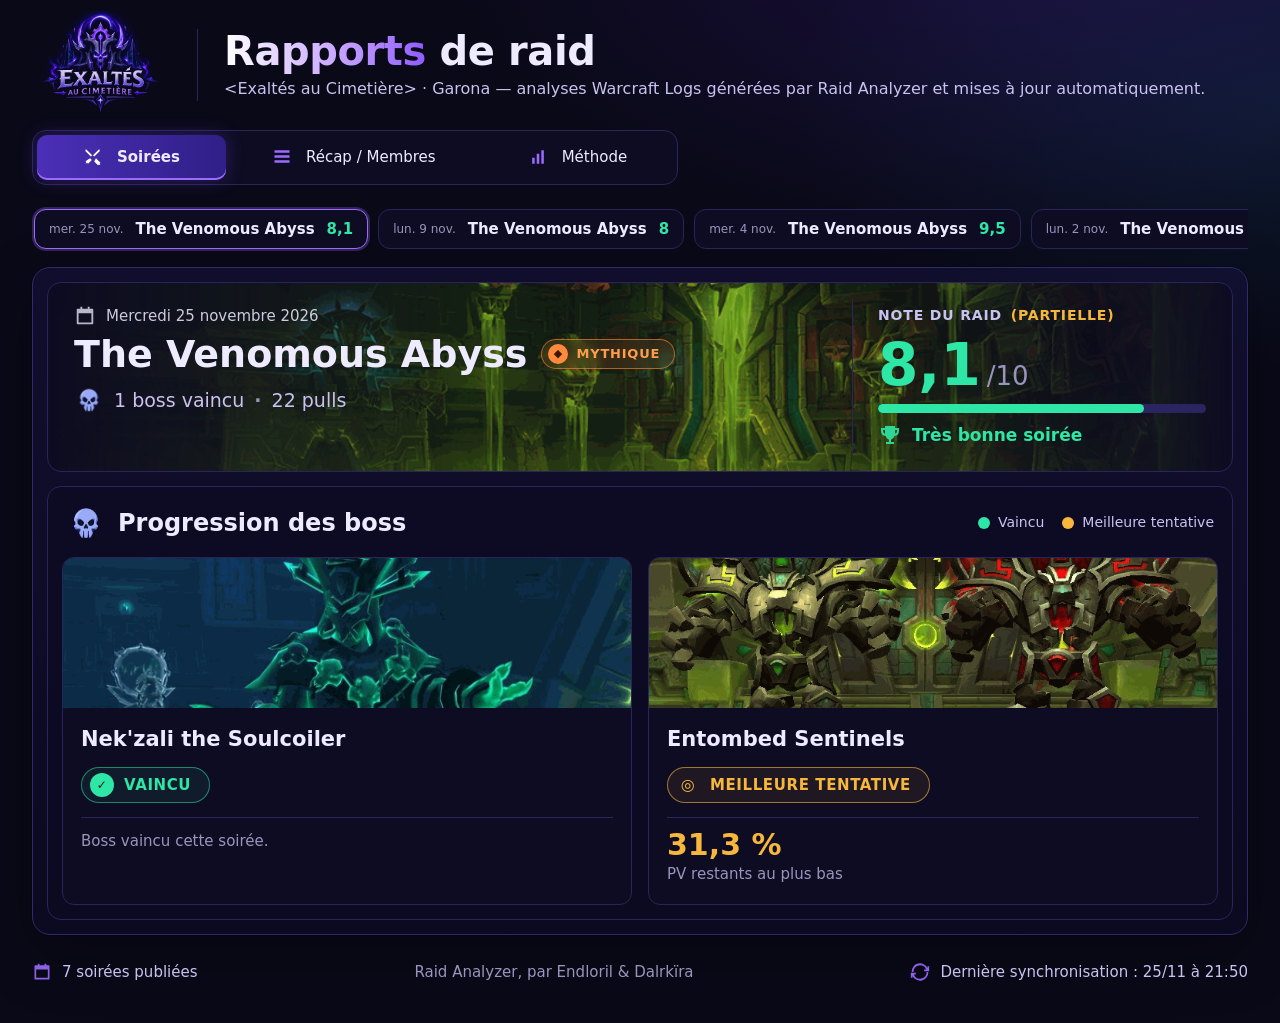
<file: index.html>
<!doctype html>
<html lang="fr">
<head>
  <meta charset="utf-8">
  <meta name="viewport" content="width=device-width,initial-scale=1">
  <title>Rapports de raid</title>
  <link rel="stylesheet" href="css/style.css">
</head>
<body>
  <div class="page" id="app"><p class="muted">Chargement…</p></div>
  <script src="rapports/index.js"></script>
  <script src="js/ui.js"></script>
  <script src="js/hub.js"></script>
</body>
</html>
</file>
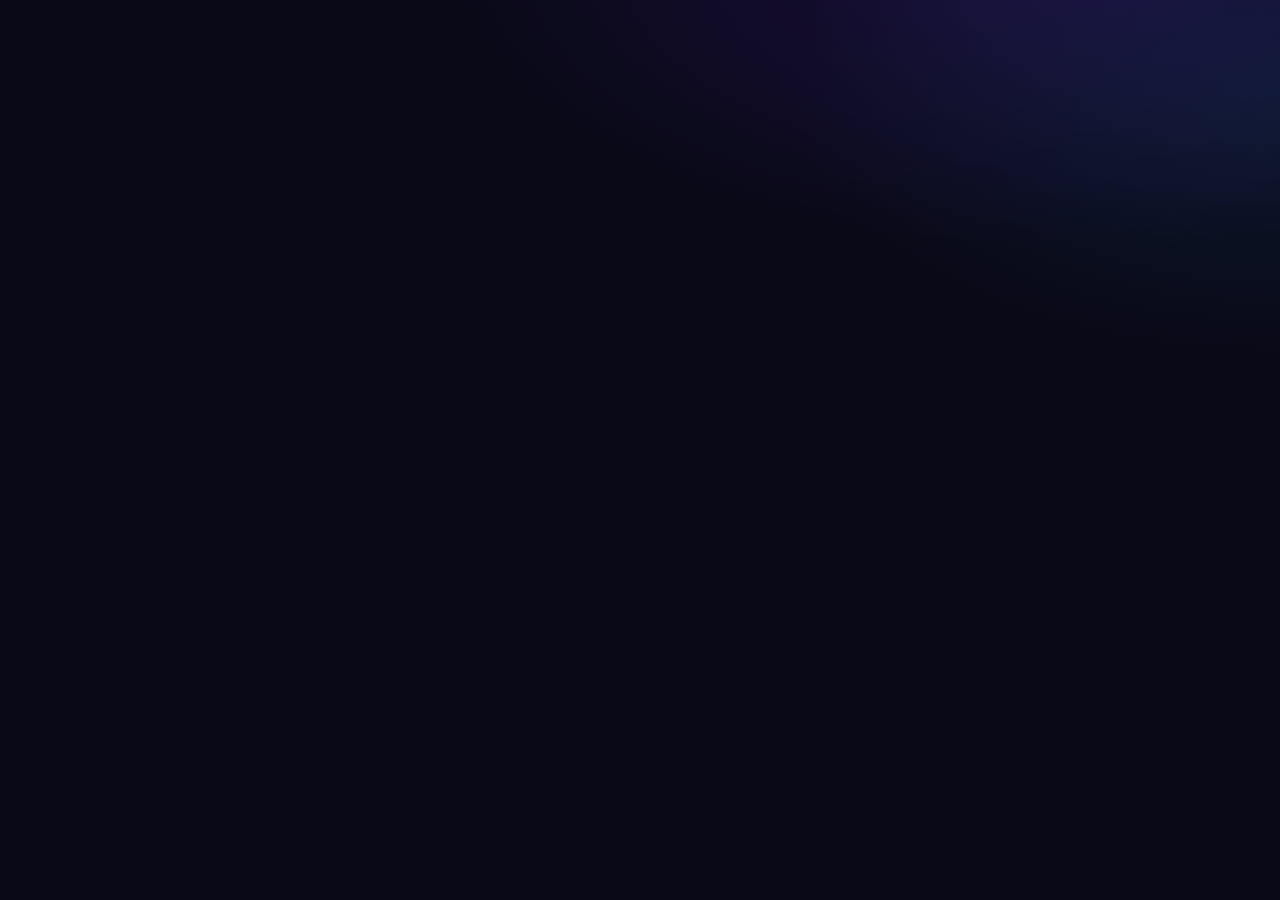
<file: rapports/Raid_2026-11-04_The_Venomous_Abyss_TCNgW1QYak9nL7Df.html>
<!doctype html>
<html lang="fr">
<head>
  <meta charset="utf-8">
  <meta name="viewport" content="width=device-width,initial-scale=1">
  <title>The Venomous Abyss — 2026-11-04</title>
  <link rel="stylesheet" href="../css/style.css">
  <script>const whTooltips = { colorLinks: false, iconizeLinks: false, renameLinks: false };</script>
  <script src="https://wow.zamimg.com/js/tooltips.js" async></script>
</head>
<body>
  <div class="page" id="app"></div>
  <script>window.ROOT = "../";</script>
  <script src="Raid_2026-11-04_The_Venomous_Abyss_TCNgW1QYak9nL7Df.js"></script>
  <script src="../js/ui.js"></script>
  <script src="../js/boss.js"></script>
  <script src="../js/report.js"></script>
  <script src="../js/app.js"></script>
</body>
</html>
</file>
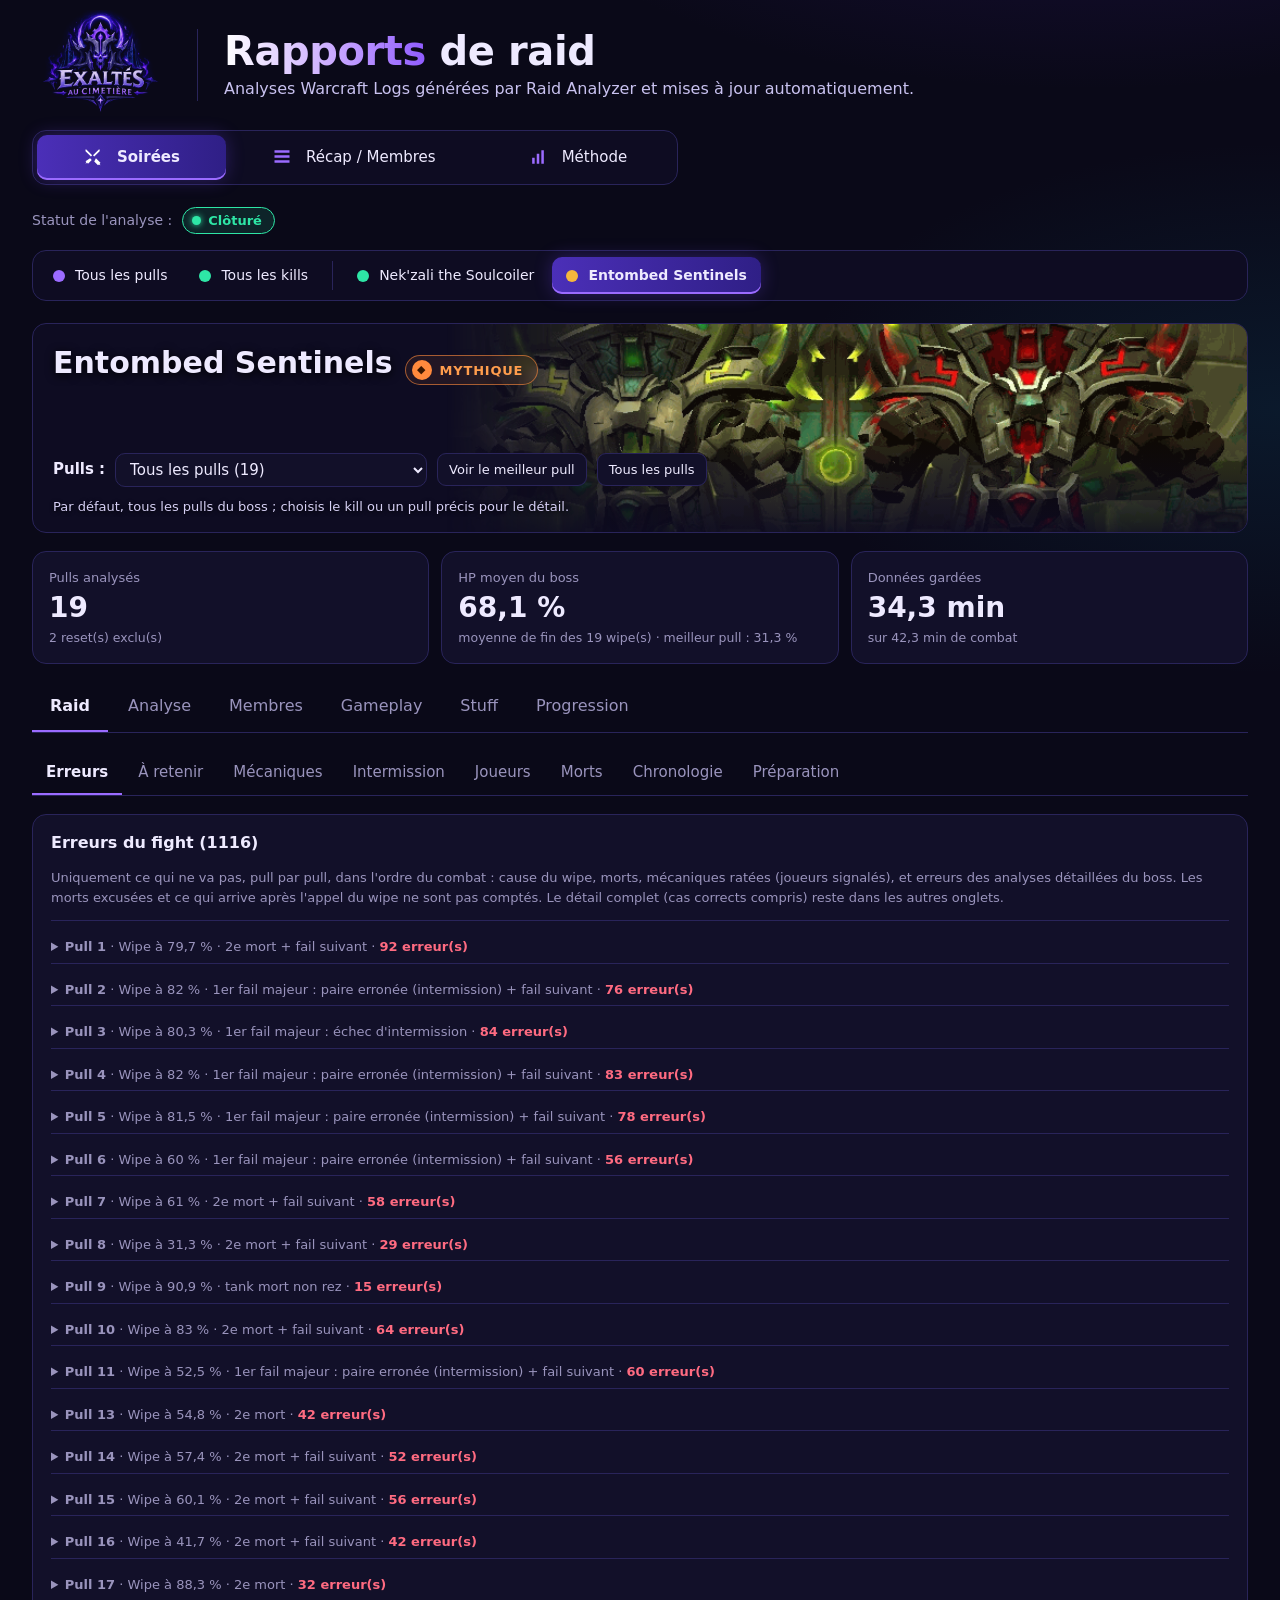
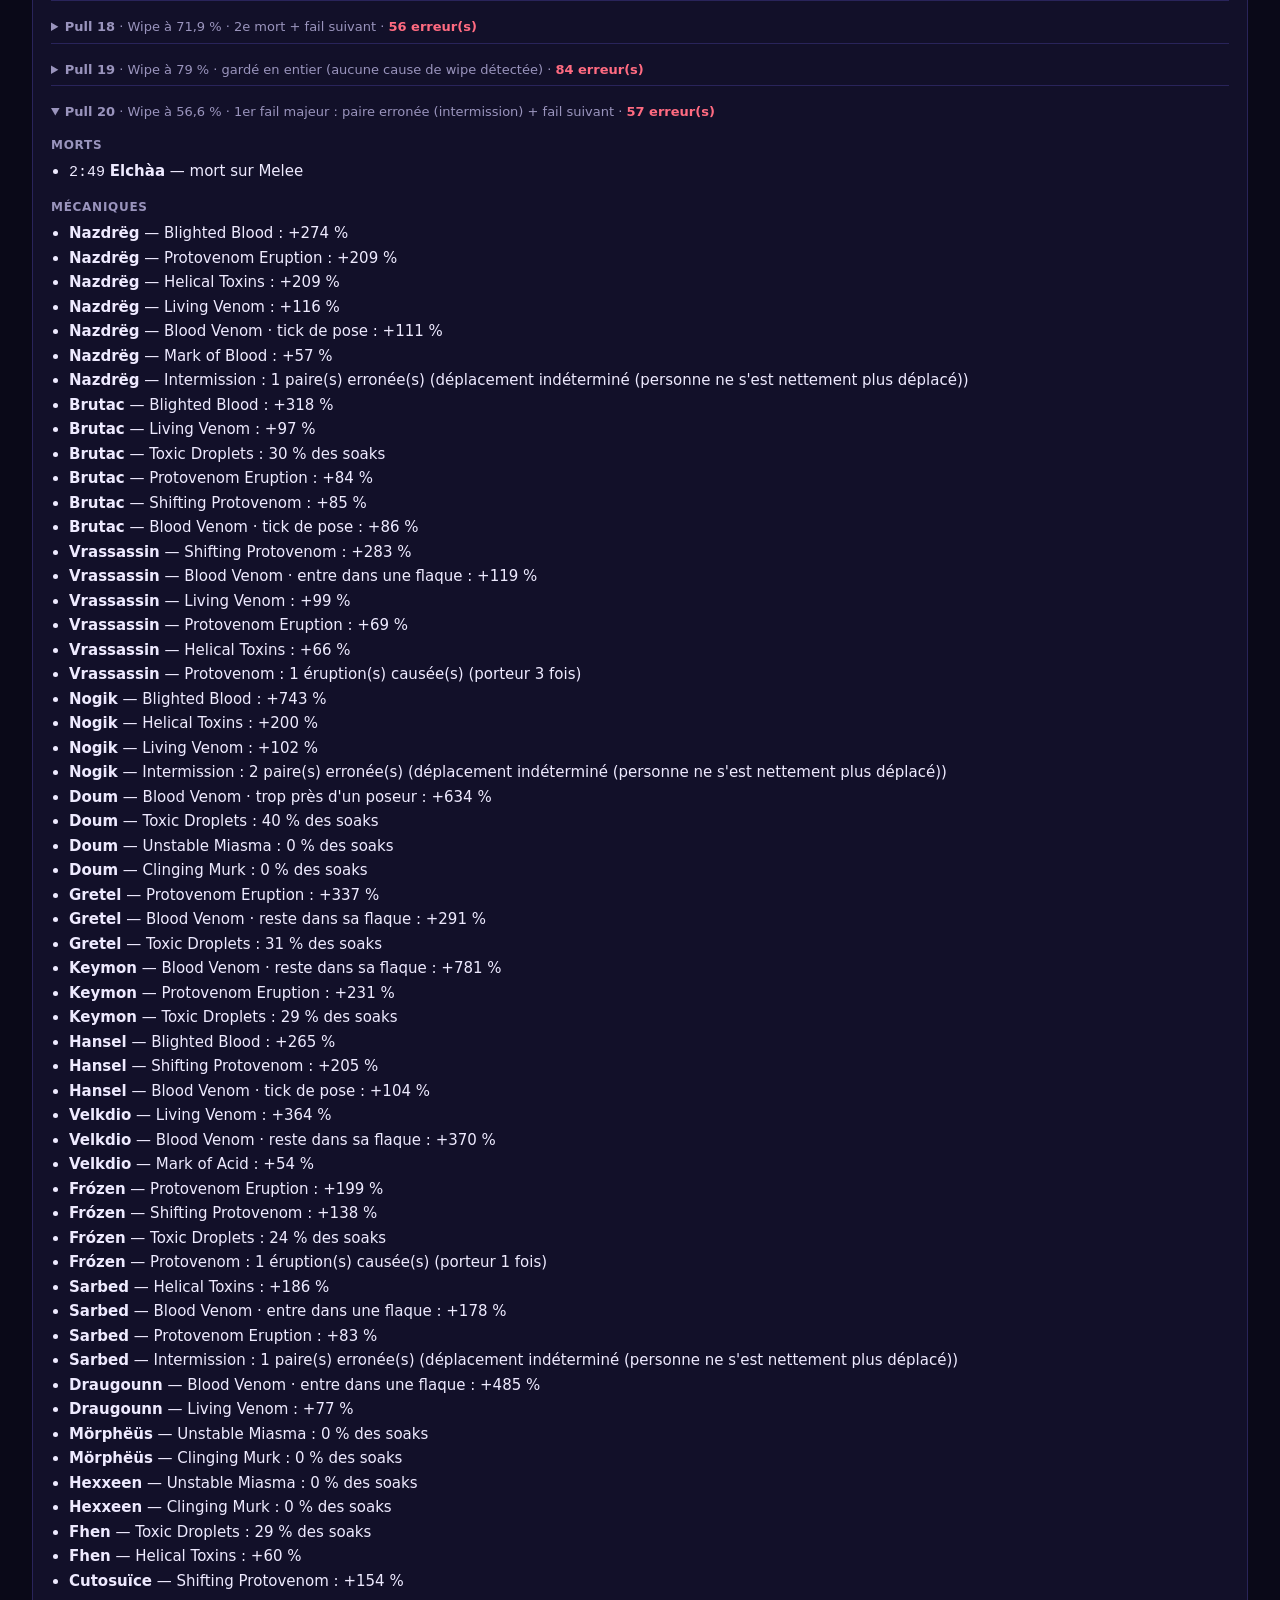
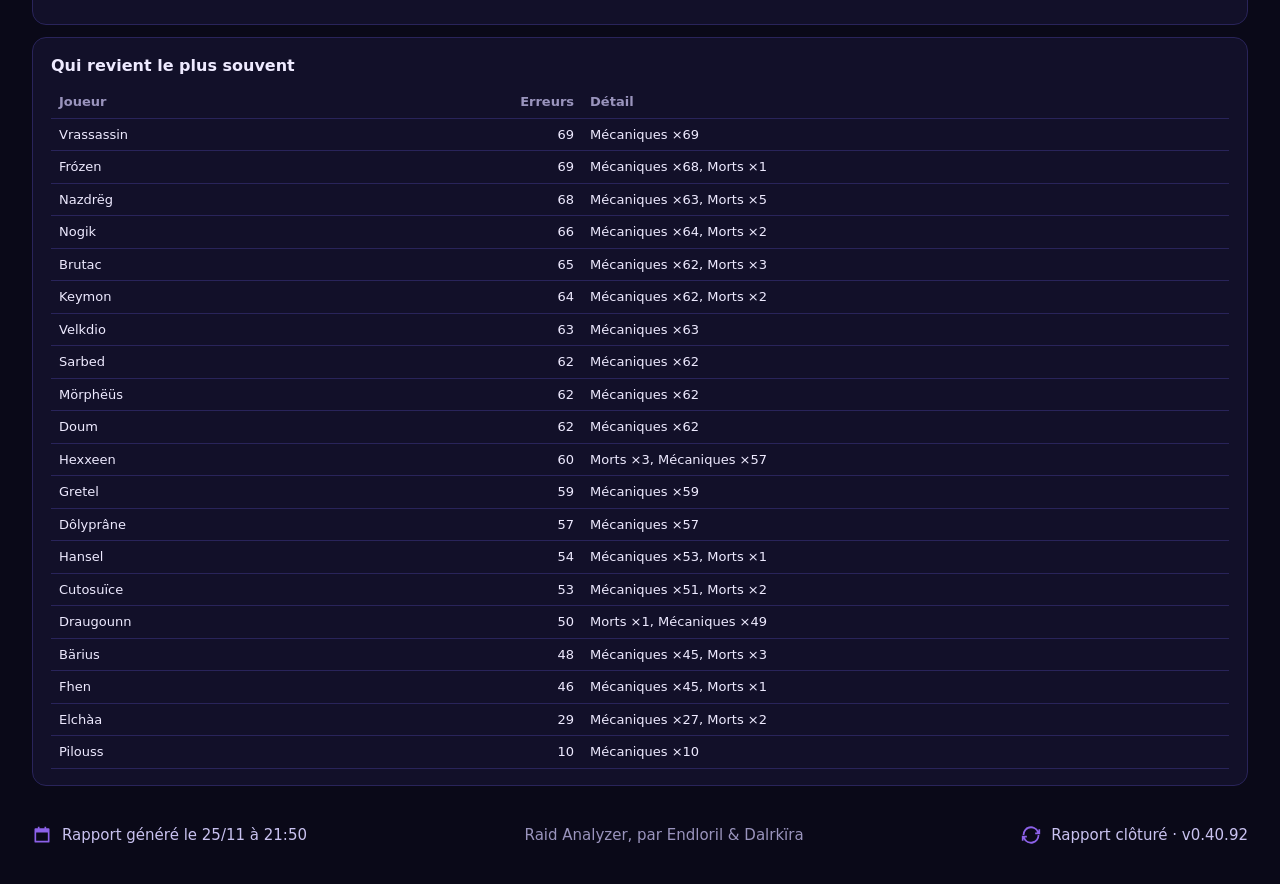
<file: rapports/Raid_2026-11-25_The_Venomous_Abyss_RJhdz8vjLWmkQ2Nc.html>
<!doctype html>
<html lang="fr">
<head>
  <meta charset="utf-8">
  <meta name="viewport" content="width=device-width,initial-scale=1">
  <title>The Venomous Abyss — 2026-11-25</title>
  <link rel="stylesheet" href="../css/style.css">
  <script>const whTooltips = { colorLinks: false, iconizeLinks: false, renameLinks: false };</script>
  <script src="https://wow.zamimg.com/js/tooltips.js" async></script>
</head>
<body>
  <div class="page" id="app"></div>
  <script>window.ROOT = "../";</script>
  <script src="Raid_2026-11-25_The_Venomous_Abyss_RJhdz8vjLWmkQ2Nc.js"></script>
  <script src="../js/ui.js"></script>
  <script src="../js/boss.js"></script>
  <script src="../js/report.js"></script>
  <script src="../js/app.js"></script>
</body>
</html>
</file>
<file: css/style.css>
/* Raid Analyzer : feuille de style (rendu d origine) */
:root{--bg:#f5f4f0;--card:#fff;--fg:#1c1c1e;--muted:#6e6e73;--line:#e5e3dd;--acc:#2f6f5e;--accs:#2f6f5e22;--good:#2e7d32;--warn:#a15c00;--bad:#c0392b}
@media (prefers-color-scheme:dark){:root{--bg:#121214;--card:#1c1c20;--fg:#ececf0;--muted:#9b9ba3;--line:#2d2d34;--acc:#5ec2a0;--accs:#5ec2a022;--good:#6cc070;--warn:#e7a54a;--bad:#ef6b5b}
}
*{box-sizing:border-box}
body{margin:0;background:var(--bg);color:var(--fg);font:15px/1.5 system-ui,-apple-system,"Segoe UI",Roboto,sans-serif}
.wrap{max-width:1180px;margin:auto;padding:28px 20px 60px}
h1{margin:0;font-size:26px;letter-spacing:-.01em}
h2{font-size:18px;margin:0 0 10px}
h3{font-size:16px;margin:0}
h4{margin:14px 0 6px;font-size:12px;color:var(--muted);text-transform:uppercase;letter-spacing:.06em}
.sec{margin:28px 0 12px}
.muted{color:var(--muted)}
.small{font-size:13px}
.good{color:var(--good)}
.bad{color:var(--bad)}
a{color:inherit}
nav{display:flex;gap:2px;flex-wrap:wrap;margin:22px 0 20px;border-bottom:1px solid var(--line);position:sticky;top:0;background:var(--bg);z-index:5}
nav button{background:none;border:0;color:var(--muted);padding:12px 14px;font:inherit;cursor:pointer;border-bottom:2px solid transparent}
nav button.on{color:var(--fg);border-color:var(--acc);font-weight:600}
.tab{display:none}
.tab.on{display:block}
.kpis{display:grid;grid-template-columns:repeat(auto-fit,minmax(150px,1fr));gap:12px;margin-top:18px}
.kpi{background:var(--card);border:1px solid var(--line);border-radius:14px;padding:14px 16px}
.kpi span{font-size:13px;color:var(--muted)}
.kpi b{display:block;font-size:28px;line-height:1.2;margin:2px 0}
.kpi small{color:var(--muted)}
.card{background:var(--card);border:1px solid var(--line);border-radius:14px;padding:16px 18px;margin-bottom:12px}
.hero{border-left:4px solid var(--acc)}
.hero ul{margin:0;padding-left:20px}
.hero li{margin:4px 0}
.tiles{display:grid;grid-template-columns:repeat(auto-fill,minmax(250px,1fr));gap:10px}
.tile{display:flex;gap:12px;align-items:flex-start;background:var(--card);border:1px solid var(--line);border-radius:14px;padding:12px 14px;text-decoration:none}
.tile{cursor:pointer}
.tile:hover,.tile:focus{border-color:var(--acc);outline:none}
.tile .chip{margin-top:6px}
.grid2{display:grid;grid-template-columns:repeat(auto-fit,minmax(340px,1fr));gap:12px;margin-top:12px}
.sp{display:inline-flex;align-items:center;gap:8px;text-decoration:none;vertical-align:middle}
.ic{border-radius:6px;border:1px solid var(--line);flex:none}
a.sp:hover span{text-decoration:underline}
.kill{list-style:none;margin:0;padding:0}
.kill li{display:flex;justify-content:space-between;align-items:center;padding:6px 0;border-bottom:1px solid var(--line)}
.kill li:last-child{border:0}
.chip{display:inline-block;font-size:12px;padding:1px 9px;border-radius:999px;background:var(--accs);color:var(--fg);white-space:nowrap}
.chip.good{background:color-mix(in srgb,var(--good) 15%,transparent);color:var(--good)}
.chip.warn{background:color-mix(in srgb,var(--warn) 15%,transparent);color:var(--warn)}
.chip.bad{background:color-mix(in srgb,var(--bad) 15%,transparent);color:var(--bad)}
.filters{display:flex;gap:6px;flex-wrap:wrap;margin-bottom:14px}
.filters button,.search{font:inherit;font-size:13px;border:1px solid var(--line);background:var(--card);color:var(--fg);border-radius:999px;padding:5px 12px;cursor:pointer}
.filters button.on{background:var(--acc);border-color:var(--acc);color:var(--card)}
.search{cursor:text;min-width:240px;margin-bottom:14px}
.cards{display:grid;grid-template-columns:repeat(auto-fill,minmax(360px,1fr));gap:12px}
@media(max-width:600px){.cards,.grid2{grid-template-columns:1fr}
}
.mech header,.player header{display:flex;gap:12px;align-items:center;flex-wrap:wrap}
.mt{display:flex;flex-direction:column;gap:4px}
.advice{margin:10px 0 12px;color:var(--muted);font-size:14px}
.mrow{display:flex;gap:22px;flex-wrap:wrap;align-items:flex-end;margin:10px 0}
.stat b{display:block;font-size:20px}
.stat span{font-size:12px;color:var(--muted)}
.spark{display:block;width:150px;height:30px}
.spark rect{fill:var(--acc)}
.who{font-size:13px;margin:6px 0}
.pchip{display:inline-flex;gap:4px;align-items:baseline;border:1px solid var(--line);border-radius:999px;padding:1px 9px;margin:2px 0}
.pchip i{color:var(--bad);font-style:normal;font-size:12px}
.todo{list-style:none;margin:0;padding:0}
.todo li{display:flex;justify-content:space-between;gap:8px;align-items:center;padding:4px 0}
.todo .muted{font-size:13px;text-align:right}
.dc{display:flex;gap:10px;flex-wrap:wrap}
.dc>span{display:inline-flex;align-items:center;gap:4px;font-size:13px}
details>summary{cursor:pointer;color:var(--muted);font-size:13px;margin-top:10px}
.tw{overflow-x:auto}
table{border-collapse:collapse;width:100%;font-size:13px;margin-top:8px}
th,td{padding:6px 8px;border-bottom:1px solid var(--line);text-align:left;white-space:nowrap}
th{cursor:pointer;color:var(--muted);font-weight:600}
td:last-child{white-space:normal;min-width:140px}
th.num,td.num{text-align:right;font-variant-numeric:tabular-nums}
.strip{display:block}
.strip .grid{stroke:var(--line);stroke-dasharray:3 3}
.strip .wipe{fill:var(--acc)}
.strip .kill{fill:var(--good)}
.strip .reset{fill:var(--line)}
.strip .lbl{fill:var(--muted);font-size:11px;text-anchor:middle}
ul.plain{list-style:none;padding:0;margin:0}
ul.plain li{padding:3px 0}
.tnav{display:flex;gap:2px;flex-wrap:wrap;margin:18px 0 18px;border-bottom:1px solid var(--line)}
.tnav button{background:none;border:0;color:var(--muted);padding:10px 14px;font:inherit;cursor:pointer;border-bottom:2px solid transparent}
.tnav button.on{color:var(--fg);border-color:var(--acc);font-weight:600}
.tpane{display:none}
.tpane.on{display:block}
.main>.tnav{position:sticky;top:0;background:var(--bg);z-index:6;font-size:16px}
.main>.tnav button{padding:12px 18px}
.viewbar{display:flex;gap:10px;align-items:center;flex-wrap:wrap;margin-top:14px}
.viewbar select{font:inherit;padding:6px 10px;border-radius:10px;border:1px solid var(--line);background:var(--card);color:var(--fg);min-width:260px}
.viewbar[hidden]{display:none}
table.flag{margin-top:4px}
table.flag th,table.flag td{white-space:normal;padding:6px 6px}
table.flag td:last-child{min-width:0}
td .issue{display:flex;width:100%;box-sizing:border-box}
td:has(.issue){min-width:340px;white-space:normal}
.issue{display:inline-flex;gap:6px;align-items:center;flex-wrap:wrap;background:color-mix(in srgb,var(--bad) 10%,transparent);border-left:3px solid var(--bad);border-radius:0 6px 6px 0;padding:2px 8px;margin:2px 4px 2px 0;font-size:12.5px;white-space:normal}
.issue i{color:var(--muted);font-style:normal}
.allmech details{border-top:1px solid var(--line);padding:6px 0}
.allmech summary{cursor:pointer;display:flex;gap:8px;align-items:center;flex-wrap:wrap;list-style:none}
.allmech summary::-webkit-details-marker{display:none}
.allmech summary::before{content:"▸";color:var(--muted);transition:transform .15s}
.allmech details[open]>summary::before{transform:rotate(90deg)}
.rings{display:flex;gap:28px;flex-wrap:wrap;justify-content:space-around;margin:6px 0}
.ring{display:flex;flex-direction:column;align-items:center;gap:2px;min-width:110px}
.ring svg{width:84px;height:84px}
.ring circle{fill:none;stroke-width:8;stroke-linecap:round}
.ring circle.bg{stroke:color-mix(in srgb,var(--line) 70%,transparent)}
.ring text{font-size:17px;font-weight:700;fill:var(--fg)}
.ring small{color:var(--muted);font-size:12px}
.podium{display:flex;justify-content:center;align-items:flex-end;gap:10px;flex-wrap:wrap;margin:8px 0}
.pod{display:flex;flex-direction:column;align-items:center;gap:4px;padding:12px 10px;border-radius:14px;min-width:150px;flex:1 1 0;max-width:210px;background:color-mix(in srgb,var(--line) 35%,transparent)}
.pod.p1{order:2;padding-top:20px;background:color-mix(in srgb,#d4a017 16%,transparent)}
.pod.p4{order:0}
.pod.p2{order:1}
.pod.p3{order:3}
.pod.p5{order:4}
.pod.p4,.pod.p5{padding-top:8px}
.medal.num{font-size:15px;font-weight:700;width:26px;height:26px;line-height:26px;text-align:center;border-radius:50%;background:var(--line);color:var(--fg)}
.medal{font-size:26px;line-height:1}
.pn{font-weight:700;font-size:16px;color:color-mix(in srgb,var(--cc) 58%,#000)}
@media (prefers-color-scheme:dark){.pn{color:var(--cc)}
}
.pr{display:flex;gap:6px;align-items:center}
.pod small{color:var(--muted);font-size:12px;text-align:center}
.clsic{display:inline-block;border-radius:50%;overflow:hidden;flex:none;vertical-align:middle;box-shadow:0 0 0 2px var(--card),0 0 0 3px var(--line)}
.clsic img{width:100%;height:100%;display:block}
.rolic{display:inline-flex;width:18px;height:18px;vertical-align:middle}
.rolic svg{width:100%;height:100%}
.r-tank{color:#3b82f6}
.r-healer{color:#22c55e}
.r-melee,.r-dps{color:#ef4444}
.r-ranged{color:#f59e0b}
.pl{display:inline-flex;gap:6px;align-items:center}
th .qm{display:inline-grid;place-items:center;width:14px;height:14px;border-radius:50%;font-size:10px;background:var(--line);color:var(--muted);cursor:help}
.intr{display:flex;justify-content:space-between;gap:10px;flex-wrap:wrap;padding:6px 0;border-bottom:1px solid var(--line)}
.frisew{overflow-x:auto}
.frise{width:100%;min-width:760px;height:auto;display:block}
.frise text{font-size:11px;fill:var(--muted)}
.frise .ll{fill:var(--fg);font-size:11.5px}
.frise .gl{stroke:var(--line);opacity:.6}
.frise .sep{stroke:var(--line);opacity:.5}
.frise .ph{fill:color-mix(in srgb,var(--acc) 22%,transparent)}
.frise .ph.p1{fill:color-mix(in srgb,#3b82f6 22%,transparent)}
.frise .ph.p2{fill:color-mix(in srgb,#e08a1e 22%,transparent)}
.frise .ph.p3{fill:color-mix(in srgb,#8b5cf6 22%,transparent)}
.frise .ph.inter{fill:color-mix(in srgb,var(--bad) 18%,transparent)}
.frise .pt{fill:var(--fg);font-size:11px;font-weight:600}
.frise .bc rect{fill:color-mix(in srgb,var(--fg) 55%,transparent)}
.rda2{fill:color-mix(in srgb,var(--bad) 18%,transparent);stroke:color-mix(in srgb,var(--bad) 60%,transparent);stroke-width:1}
.cutz{fill:var(--line);opacity:.45}
.cutt{fill:var(--muted);font-size:10px}
.fe.erreur circle{fill:#e08a1e}
.fe.interrupt circle{fill:#8b5cf6}
.fe .sk{font-size:13px;fill:var(--fg)}
.fe .dn{font-size:9px;fill:var(--muted)}
.fe .cnt{font-size:9px;font-weight:700;fill:#fff}
.fe.bad .sk{fill:var(--bad)}
.tlleg{display:flex;flex-wrap:wrap;gap:6px 16px;font-size:12px;color:var(--muted);margin:4px 0}
.tlleg i{display:inline-block;width:14px;height:10px;border-radius:3px;margin-right:6px;vertical-align:-1px}
.k-ph{background:color-mix(in srgb,var(--acc) 30%,transparent)}
.k-bc{background:color-mix(in srgb,var(--fg) 55%,transparent);width:5px!important}
.k-dm{background:color-mix(in srgb,var(--bad) 25%,transparent)}
.k-er{background:#e08a1e;border-radius:50%!important;width:10px!important}
.k-in{background:#8b5cf6;border-radius:50%!important;width:10px!important}
.k-cut{background:var(--line)}
.k-sk{margin-right:6px;color:var(--fg)}
.evlist{margin:6px 0 4px}
.evlist summary{font-size:12.5px;cursor:pointer;color:var(--muted)}
.tlw{border-top:1px solid var(--line);padding:6px 0}
.tlw summary{cursor:pointer;font-size:13px}
.issue.pos{background:color-mix(in srgb,var(--good) 12%,transparent);border-left-color:var(--good)}
.mapbar{display:flex;gap:10px;align-items:center;flex-wrap:wrap;margin:6px 0}
.mapbar select,.mapbar button{font:inherit;font-size:13px;border:1px solid var(--line);background:var(--card);color:var(--fg);border-radius:8px;padding:5px 10px}
.mapbar input{flex:1;min-width:160px}
.legend{display:flex;flex-wrap:wrap;gap:6px 14px;font-size:12px;color:var(--muted);margin:4px 0 8px}
.legend i{display:inline-block;width:10px;height:10px;border-radius:50%;margin-right:5px;vertical-align:-1px}
.map svg{width:100%;max-width:1100px;height:auto;display:block;background:color-mix(in srgb,var(--line) 25%,transparent);border-radius:12px}
.map text{font-size:9px;fill:var(--fg)}
.map .trail{fill:none;stroke-width:1.2;opacity:.35}
.map .bad{stroke:var(--bad);stroke-width:2.2}
.map .ok{fill:none;stroke:var(--good);stroke-width:1.5}
.wlink{font-size:12px;white-space:nowrap}
.mech.wide{grid-column:1/-1}
.dc:has(.cdt){flex-direction:column;gap:6px}
.cdt{display:inline-flex;flex-wrap:wrap;gap:3px 5px;align-items:center;font-size:12px}
.cdt code{font:inherit;font-variant-numeric:tabular-nums;padding:0 5px;border-radius:6px;background:color-mix(in srgb,var(--line) 60%,transparent)}
.cdt i{font-style:normal;color:var(--muted);font-weight:600}
.cdt .sep{color:var(--line);margin:0 2px}
.dc>span{display:inline-flex;gap:6px;align-items:center;flex-wrap:wrap}
.adv{list-style:none;margin:0;padding:0}
.adv li{padding:8px 10px;border-left:3px solid var(--line);margin:6px 0;background:color-mix(in srgb,var(--line) 25%,transparent);border-radius:0 8px 8px 0;font-size:14px}
.adv li.bad{border-color:var(--bad)}
.adv li.info{border-color:#5b8cff}
.adv li.warn{border-color:var(--warn)}
.adv li.good{border-color:var(--good)}
.hcard{cursor:pointer}
.hcard:hover{border-color:var(--acc)}
/* Nom de joueur dans la couleur de sa classe, icône de classe à gauche */
.cname{display:inline-flex;align-items:center;gap:8px;font-weight:700}
.tnav .cname{gap:6px;font-weight:inherit}
/* Gameplay, vue d'ensemble : cartes compactes groupées par rôle */
.ghead{margin:18px 0 8px;font-size:15px;text-transform:uppercase;letter-spacing:.04em;color:var(--muted)}
.ghead:first-of-type{margin-top:8px}
.gcards{grid-template-columns:repeat(auto-fill,minmax(310px,1fr))}
.gcard{display:flex;flex-direction:column;gap:10px}
.gcard header{flex-wrap:nowrap}
.gcard h3{margin:0;font-size:17px;min-width:0}
.gnote{margin-left:auto;font-size:24px;font-weight:800;line-height:1}
.gnote small{font-size:12px;color:var(--muted);margin-left:2px}
.gnote.good{color:var(--good)}
.gnote.warn{color:var(--warn)}
.gnote.bad{color:var(--bad)}
.gsub{display:flex;gap:8px;align-items:center;margin-top:-4px}
.gstats{display:grid;grid-template-columns:repeat(3,1fr);gap:8px}
.gstats>div{display:flex;flex-direction:column;gap:3px;padding:8px 10px;border-radius:10px;background:color-mix(in srgb,var(--line) 30%,transparent)}
.gstats>div>span:first-child{font-size:11px;color:var(--muted);text-transform:uppercase;letter-spacing:.03em}
.gstats b{font-size:18px}
.gstats .chip,.gstats small{font-size:11px;align-self:flex-start}
.gadv li{margin:0 0 6px;font-size:13px;line-height:1.4}
.gadv li>span{display:-webkit-box;-webkit-line-clamp:2;-webkit-box-orient:vertical;overflow:hidden}
.gadv li b{color:var(--fg)}
.gmore{margin:auto 0 0;font-size:13px;color:var(--acc)}
.hhead{display:flex;gap:12px;align-items:center;flex-wrap:wrap}
.hhead h2{margin:0}
.share{display:grid;gap:6px}
.srow{display:grid;grid-template-columns:minmax(160px,240px) 1fr;gap:12px;align-items:center}
.bars{display:grid;gap:3px}
.bar{position:relative;height:16px;background:color-mix(in srgb,var(--line) 40%,transparent);border-radius:4px;overflow:hidden}
.bar i{position:absolute;inset:0 auto 0 0;background:var(--acc);border-radius:4px}
.bar.top i{background:var(--muted);opacity:.55}
.bar span{position:relative;font-size:11px;padding-left:6px;line-height:16px;color:var(--fg)}
.mana svg,.tl{width:100%;height:auto;display:block}
.mana text,.tl text{font-size:11px;fill:var(--muted)}
.tl text.hl{font-size:12px;fill:var(--fg);font-weight:600}
.gl{stroke:var(--line);stroke-width:1}
.cme{fill:none;stroke:var(--acc);stroke-width:2.5}
.ctop{fill:none;stroke:#e08a1e;stroke-width:2;stroke-dasharray:6 4}
.mana .hit{fill:transparent}
.mana .hit:hover{fill:var(--fg)}
.legend{display:flex;flex-wrap:wrap;gap:6px 16px;font-size:12px;color:var(--muted);margin-bottom:4px}
.legend i{display:inline-block;width:18px;height:3px;vertical-align:middle;margin-right:6px}
.lme{background:var(--acc)}
.lcmp{background:#8b5cf6}
.ccmp{fill:none;stroke:#8b5cf6;stroke-width:2;stroke-dasharray:2 4}
.refs{display:grid;grid-template-columns:repeat(auto-fit,minmax(260px,1fr));gap:16px}
.refc h4{margin:0 0 4px}
.refc table{width:100%;font-size:13px}
.refc td{padding:4px 6px;border-bottom:1px solid var(--line)}
.ltop{background:#e08a1e}
.tl .ev rect{fill:var(--card);stroke-width:2.5}
.tl .ev.ov rect{stroke:var(--bad)}
.tl .ev.wa rect{stroke:#e08a1e}
.tl .spk{fill:color-mix(in srgb,#e08a1e 12%,transparent)}
.tl .spk.miss{fill:color-mix(in srgb,var(--bad) 20%,transparent)}
.tl .spkt{font-size:10px;fill:var(--bad);font-weight:700}
.tlleg{display:flex;flex-wrap:wrap;gap:6px 16px;font-size:12px;color:var(--muted);margin:4px 0}
.tlleg i{display:inline-block;width:14px;height:10px;border-radius:3px;margin-right:6px;vertical-align:-1px}
.k-dm{background:color-mix(in srgb,var(--bad) 25%,transparent)}
.k-spk{background:color-mix(in srgb,#e08a1e 25%,transparent)}
.k-miss{background:color-mix(in srgb,var(--bad) 40%,transparent)}
.k-ov{border:2.5px solid var(--bad);background:transparent!important}
.k-wa{border:2.5px solid #e08a1e;background:transparent!important}
.evlist{margin:6px 0 4px}
.evlist summary{font-size:12.5px;cursor:pointer;color:var(--muted)}
.tl image{clip-path:circle(50%)}
.tl .cdn{font-size:9.5px;fill:var(--fg)}
.rda{fill:color-mix(in srgb,var(--bad) 14%,transparent);stroke:color-mix(in srgb,var(--bad) 45%,transparent);stroke-width:1}
.tlw{border-top:1px solid var(--line);padding:6px 0}
.tlw summary{cursor:pointer;font-size:13px}
.ord{display:inline-flex;flex-wrap:nowrap;gap:3px;align-items:center;white-space:nowrap}
td:has(.ord){min-width:340px}
.ord i{color:var(--muted);font-style:normal}
.sb{padding:1px 7px;border-radius:999px;font-size:12px;background:color-mix(in srgb,var(--line) 55%,transparent)}
.sb.off{background:color-mix(in srgb,var(--bad) 16%,transparent);color:var(--bad);box-shadow:0 0 0 1.5px var(--bad);font-weight:600}
.secs{display:grid;gap:6px;max-width:720px}
.sec{display:grid;grid-template-columns:110px 1fr 120px;gap:10px;align-items:center;font-size:13px}
.adv.short details summary{cursor:pointer;font-weight:600}
.adv.short details p{margin:6px 0 0;font-weight:400}
.adv li.goal{border-color:#3b82f6;background:color-mix(in srgb,#3b82f6 8%,transparent)}
.tgt{font-size:12px;color:var(--muted);white-space:nowrap}
.tgt.up{color:var(--good);font-weight:600}
.tgt.down{color:var(--warn)}
.ench{display:flex;flex-wrap:wrap;gap:6px}
.hist{width:100%;height:auto;display:block}
.hist text{font-size:11px;fill:var(--muted)}
.hbest{fill:none;stroke:#e08a1e;stroke-width:2.2}
.havg{fill:none;stroke:var(--acc);stroke-width:2.2}
.dbest{fill:#e08a1e}
.davg{fill:var(--acc)}
.lbest{background:#e08a1e}
.lavg{background:var(--acc)}
.pcard>summary{cursor:pointer;display:flex;gap:8px;align-items:center;flex-wrap:wrap}
.pcard[open]>summary{margin-bottom:10px}
.pcard h4{margin:16px 0 6px}
:root{--bg:#0a0918;--card:#121029;--card2:#0e0c22;--fg:#eeeaff;--muted:#9a94bd;--line:#29245a;--acc:#9b6bff;--accs:#9b6bff26;--good:#2ee6a6;--warn:#f6b73c;--bad:#ff6b81}
*{box-sizing:border-box}
body{margin:0;color:var(--fg);font:15px/1.5 system-ui,-apple-system,"Segoe UI",Roboto,sans-serif;background:radial-gradient(900px 420px at 85% -5%,#3b1d8a55,transparent 70%),radial-gradient(700px 380px at 100% 10%,#0e5a7a33,transparent 70%),var(--bg);min-height:100vh}
a{color:inherit}
.muted{color:var(--muted)}
.small{font-size:13px}
.page{max-width:none;margin:auto;padding:26px 32px 40px}
.top{display:flex;align-items:center;gap:22px}
.top .crest{width:60px;height:60px;flex:none}
.crest .c1{fill:#6a3fe0}
.crest .c2{fill:#2a1a6e}
.crest .c3{fill:#d4c2ff}
/* logo de guilde en paysage, fond sombre opaque : lighten le fond dans celui de la page */
.top .home{display:flex;flex:none}
.top .logo{width:auto;height:110px;margin:-16px -8px -16px -14px;object-fit:contain;flex:none;mix-blend-mode:lighten}
.ttl{border-left:1px solid var(--line);padding-left:26px}
.ttl h1{margin:0;font-size:40px;line-height:1.1;letter-spacing:-.01em}
.grad{background:linear-gradient(90deg,#fff 0%,#c9a8ff 55%,#8f5bff 100%);-webkit-background-clip:text;background-clip:text;color:transparent}
.sub{color:#c9c2f0;font-size:16px;margin-top:4px}
.pnav{display:inline-flex;flex-wrap:wrap;gap:0;margin:26px 0 22px;padding:4px;border:1px solid var(--line);border-radius:14px;background:var(--card2);position:static;border-bottom:1px solid var(--line)}
.pnav a,.pnav button{display:inline-flex;align-items:center;gap:14px;padding:11px 46px;border-radius:10px;text-decoration:none;font:inherit;font-size:15px;color:var(--fg);background:none;border:0;cursor:pointer}
.pnav svg{width:20px;height:20px;fill:var(--acc)}
.pnav a.on,.pnav button.on{background:linear-gradient(90deg,#4b2fb8,#2f1f86);box-shadow:inset 0 -2px 0 #9b6bff,0 0 18px #6a3fe055;font-weight:600}
.pnav .on svg{fill:#fff}
.pnav .d{margin-right:-2px}
.panel{border:1px solid #2f2a6e;border-radius:18px;padding:14px;background:linear-gradient(180deg,#14113a99,#0c0a22cc);box-shadow:0 0 0 1px #00000040,0 20px 60px #00000055}
.panel+.panel{margin-top:24px}
.inner{border:1px solid var(--line);border-radius:14px;padding:14px;margin-top:14px;background:#0c0a2299}
.shero{position:relative;display:grid;grid-template-columns:1fr 380px;border:1px solid var(--line);border-radius:14px;overflow:hidden;min-height:176px;background:var(--card2)}
.shero>.ban{position:absolute;inset:0;height:auto;opacity:.75;-webkit-mask-image:linear-gradient(90deg,transparent 0%,#000 35%,#000 70%,transparent 100%);mask-image:linear-gradient(90deg,transparent 0%,#000 35%,#000 70%,transparent 100%)}
.shero>.ban span{font-size:170px;right:420px;bottom:-30px;color:#ffffff12}
.hl,.hr{position:relative;padding:22px 26px}
.hd{display:flex;align-items:center;gap:10px;color:var(--fg);opacity:.85;font-size:15px}
.hl h2{font-size:38px;margin:6px 0 10px;line-height:1.1}
/* Pastille de difficulté placée dans le titre, juste après le dernier mot, centrée sur la ligne de texte */
.htitle .diff{vertical-align:middle;margin-left:14px;position:relative;top:-2px;line-height:1.5;white-space:nowrap}
.htitle .nw{white-space:nowrap}
.diff{display:inline-flex;align-items:center;gap:8px;font-size:13px;font-weight:700;letter-spacing:.06em;text-transform:uppercase;padding:4px 14px 4px 6px;border-radius:999px;border:1.5px solid;backdrop-filter:blur(4px)}
.diff i{display:inline-grid;place-items:center;width:20px;height:20px;border-radius:50%;font-style:normal;font-size:11px}
.diff.n{color:#4ade80;border-color:#4ade8088;background:#4ade8014}
.diff.n i{background:#4ade80;color:#052e16}
.diff.h{color:#b79cff;border-color:#a78bfa99;background:#a78bfa16}
.diff.h i{background:#a78bfa;color:#1e1240}
.diff.m{color:#ff9d4d;border-color:#ff8a3d99;background:#ff8a3d16}
.diff.m i{background:#ff8a3d;color:#3a1700}
.hs{display:flex;align-items:center;gap:10px;font-size:19px;color:#c9c2f0}
.hs b{color:var(--muted)}
.hr{display:flex;flex-direction:column;justify-content:center;gap:10px}
.hr:before{content:"";position:absolute;left:0;top:16px;bottom:16px;border-left:1px solid var(--line)}
.hk{font-size:14px;letter-spacing:.06em;text-transform:uppercase;color:#c9c2f0;font-weight:600}
.hn{font-size:58px;font-weight:800;line-height:1}
.hn span{font-size:26px;font-weight:500;color:var(--muted);margin-left:6px}
.hn.good{color:var(--good)}
.hn.warn{color:var(--warn)}
.hn.bad{color:var(--bad)}
.bar10{height:9px;border-radius:9px;background:#2a2560;overflow:hidden}
.bar10 i{display:block;height:100%;border-radius:9px;background:var(--good)}
.bar10.warn i{background:var(--warn)}
.bar10.bad i{background:var(--bad)}
.hv{font-weight:600;display:flex;align-items:center;gap:10px;font-size:17px}
.hv .ico{width:24px;height:24px}
.hskull{width:30px;height:30px;object-fit:contain;flex:none}
.sechead .skull{width:40px;height:40px;object-fit:contain;flex:none}
.hv.good{color:var(--good)}
.hv.warn{color:var(--warn)}
.hv.bad{color:var(--bad)}
.ico{width:22px;height:22px;fill:currentColor;flex:none;opacity:.9}
.sechead{display:flex;justify-content:space-between;align-items:center;gap:12px;flex-wrap:wrap;margin:2px 4px 14px}
.sechead h2{display:flex;align-items:center;gap:12px;margin:0;font-size:24px}
.sechead h2 .ico{width:30px;height:30px}
.leg{display:flex;gap:18px;font-size:14px;color:#c9c2f0}
.leg span{display:inline-flex;gap:8px;align-items:center}
.d{display:inline-block;width:12px;height:12px;border-radius:50%;flex:none}
.d.kill{background:var(--good)}
.d.best{background:var(--warn)}
.d.none{background:#5b567a}
.bgrid{display:grid;grid-template-columns:repeat(auto-fit,minmax(250px,1fr));gap:16px}
.btile[hidden]{display:none}
.btile{display:block;background:var(--card2);border:1px solid var(--line);border-radius:12px;overflow:hidden;text-decoration:none;color:var(--fg);cursor:pointer;transition:transform .12s,border-color .12s,box-shadow .12s}
.btile:hover{transform:translateY(-2px);border-color:#7b5cff;box-shadow:0 8px 26px #6a3fe033}
.btile.off{opacity:.55;cursor:default}
.btile.off:hover{transform:none;border-color:var(--line);box-shadow:none}
.ban{position:relative;height:150px;background:radial-gradient(circle at var(--x) var(--y),hsl(var(--a) 85% 58%/.8),transparent 55%),radial-gradient(circle at 85% 80%,hsl(var(--b) 80% 48%/.75),transparent 50%),linear-gradient(135deg,hsl(var(--a) 60% 17%),hsl(var(--b) 65% 9%));overflow:hidden}
.ban .pic{position:absolute;inset:0;background:center/cover no-repeat}
.ban span{position:absolute;right:16px;bottom:-16px;font-size:84px;font-weight:900;color:#ffffff1f;letter-spacing:-.04em}
.bt{padding:16px 18px 18px}
.bt h3{margin:0 0 12px;font-size:21px}
.bt hr{border:0;border-top:1px solid var(--line);margin:14px 0 12px}
.st{display:inline-flex;align-items:center;gap:10px;font-size:15px;font-weight:700;letter-spacing:.04em;text-transform:uppercase;padding:5px 18px 5px 8px;border-radius:999px;border:1.5px solid}
.st i{display:inline-grid;place-items:center;width:24px;height:24px;border-radius:50%;font-style:normal;font-size:12px}
.st.kill{color:var(--good);border-color:#2ee6a688;background:#2ee6a612}
.st.kill i{background:var(--good);color:#06281c}
.st.best{color:var(--warn);border-color:#f6b73c99;background:#f6b73c12}
.st.best i{color:var(--warn);font-size:16px}
.st.none{color:var(--muted);border-color:#4a4570;padding-left:12px}
.big{font-size:30px;font-weight:800;color:var(--warn);line-height:1.1;margin-top:-2px}
.bf{margin:2px 0 0;font-size:15px;color:var(--muted)}
.car{display:flex;gap:10px;overflow-x:auto;padding:2px 2px 12px;margin:0 0 6px}
.sc{flex:0 0 auto;display:flex;align-items:center;gap:12px;background:var(--card2);border:1px solid var(--line);border-radius:12px;padding:8px 14px;color:var(--fg);font:inherit;cursor:pointer}
.sc span{font-size:12px;color:var(--muted)}
.sc em{font-style:normal;font-weight:800}
.sc em.good{color:var(--good)}
.sc em.warn{color:var(--warn)}
.sc em.bad{color:var(--bad)}
.sc.on{border-color:var(--acc);box-shadow:0 0 0 2px #9b6bff44}
.foot{display:flex;justify-content:space-between;gap:12px;flex-wrap:wrap;margin-top:26px;color:#c9c2f0;font-size:15px}
.foot>span{display:inline-flex;gap:10px;align-items:center}
.foot .ico{width:20px;height:20px;fill:var(--acc)}
.prose{max-width:820px;padding:8px 26px 20px}
.prose h3{margin:22px 0 6px;font-size:17px}
.prose li{margin:4px 0}
@media(max-width:900px){.page{padding:16px}
.top{gap:14px}
.top .logo{height:72px}
.top .crest{width:42px;height:42px}
.ttl{padding-left:14px}
.ttl h1{font-size:26px}
.shero{grid-template-columns:1fr}
.hr:before{left:16px;right:16px;top:0;bottom:auto;border-left:0;border-top:1px solid var(--line)}
.hl h2{font-size:28px}
.hn{font-size:44px}
.pnav a,.pnav button{padding:9px 14px}
}
.top .dates{margin-left:auto;display:flex;flex-direction:column;gap:2px;font-size:14px;text-align:right;background:var(--card2);border:1px solid var(--line);border-radius:12px;padding:9px 14px}
.top .dates>span:first-child{display:inline-flex;gap:8px;align-items:center;justify-content:flex-end}
.top .dates .ico{width:18px;height:18px;fill:var(--acc)}
.pnav{display:flex;width:max-content;max-width:100%}
/* Rapport : menu latéral (vue d'ensemble + boss tentés) à gauche des pages */
.rlay{display:grid;grid-template-columns:240px minmax(0,1fr);gap:20px;align-items:start}
.snav{position:sticky;top:16px;display:flex;flex-direction:column;gap:2px;padding:6px;border:1px solid var(--line);border-radius:14px;background:var(--card2)}
.snav button{display:flex;align-items:center;gap:10px;padding:10px 12px;border-radius:10px;font:inherit;font-size:14px;color:var(--fg);background:none;border:0;cursor:pointer;text-align:left}
.snav button:hover{background:#ffffff0d}
.snav button.on{background:linear-gradient(90deg,#4b2fb8,#2f1f86);box-shadow:inset 2px 0 0 #9b6bff,0 0 18px #6a3fe055;font-weight:600}
.snav svg{width:18px;height:18px;fill:var(--acc);flex:none}
.snav .on svg{fill:#fff}
.snav .d{flex:none}
@media(max-width:900px){.rlay{grid-template-columns:1fr}
.bhero{height:auto;min-height:210px}
.bhin{gap:14px}
.snav{position:static;flex-direction:row;flex-wrap:wrap}
}
.card{background:var(--card);border-color:var(--line)}
.kpi{background:var(--card)}
.rs{margin-top:28px}
.rsh{display:flex;gap:10px;align-items:center;flex-wrap:wrap}
.rsh h3{margin:0}
.rsh .vbtn{margin-left:auto}
.rsh .st{font-size:11px;padding:2px 10px 2px 6px}
.rsh .st i{width:16px;height:16px}
.bhead{display:flex;align-items:baseline;gap:12px;flex-wrap:wrap;margin-top:8px}
.bhead h2{margin:0;font-size:24px}
/* Fiche d'un boss : en-tête (nom + choix du pull) sur l'image du boss ; hauteur et cadrage identiques pour tous les boss :
   image sur les 2/3 droits, en cover, cadrée sur le haut (têtes des boss), fondue vers la gauche comme la bannière du raid */
.bhero{position:relative;height:210px;margin-top:8px;border:1px solid var(--line);border-radius:14px;overflow:hidden;background:var(--card2)}
.bhero>.ban{position:absolute;inset:0 0 0 34%;height:auto;-webkit-mask-image:linear-gradient(90deg,transparent 0%,#000 35%);mask-image:linear-gradient(90deg,transparent 0%,#000 35%)}
.bhero>.ban .pic{background-position:center 30%}
.bhero>.ban:after{content:"";position:absolute;inset:0;background:linear-gradient(0deg,#0c0a22d9 0%,transparent 45%)}
.bhin{position:relative;height:100%;box-sizing:border-box;padding:16px 20px;display:flex;flex-direction:column;justify-content:space-between}
.bhero .bhead{margin-top:0}
.bhero .bhead h2{font-size:30px;text-shadow:0 2px 10px #000}
.bhero .viewbar{margin-top:0}
.bhero .viewbar .muted{color:#d6d0f5;text-shadow:0 1px 4px #000}
.banner{margin:16px 0 0;padding:10px 14px;border-radius:12px;border:1px solid color-mix(in srgb,var(--warn) 45%,transparent);background:color-mix(in srgb,var(--warn) 8%,transparent);font-size:14px}
.auto{margin:16px 0 0;padding:9px 14px;border-radius:12px;font-size:14px}
.auto.on{background:color-mix(in srgb,var(--acc) 12%,transparent);border:1px solid color-mix(in srgb,var(--acc) 45%,transparent)}
.auto.done{background:color-mix(in srgb,var(--good) 8%,transparent);border:1px solid color-mix(in srgb,var(--good) 35%,transparent)}
.miss{margin:8px 0 0;padding:6px 12px;border-radius:10px;background:color-mix(in srgb,var(--warn) 8%,transparent)}
.miss summary{cursor:pointer;color:var(--warn);font-weight:600;font-size:13px}
.vbtn{font:inherit;font-size:13px;border:1px solid var(--line);background:var(--card);color:var(--fg);border-radius:9px;padding:6px 11px;cursor:pointer}
.vbtn:hover{border-color:var(--acc)}
.grid td,.grid th{text-align:center}
.grid td:first-child,.grid th:first-child{text-align:left;white-space:nowrap}
.pdot{display:inline-block;width:9px;height:9px;border-radius:50%;background:var(--cc);margin-right:7px;box-shadow:0 0 0 1px #0006}
.main>.tnav{background:var(--bg)}
.chip{background:var(--accs)}
@media(max-width:900px){.top{flex-wrap:wrap}
.top .crest{width:42px;height:42px}
.ttl{flex:1;min-width:200px}
.top .dates{margin-left:0;text-align:left}
.pnav{width:auto}
}
/* Accueil : meilleurs de la soirée, récapitulatif, méthode (repris de la page d'accueil Raid Analyzer) */
/* Les meilleurs de la soirée : cartes .pod du podium (comme le rapport en ligne), alignées à gauche */
.podium.bestg{justify-content:flex-start;align-items:stretch}
.pod.best{padding-top:12px}
.pod.best .plbl{display:flex;align-items:center;justify-content:center;gap:5px;line-height:1}
.pod.best .plbl .ico{width:16px;height:16px}
.plbl{font-size:12px;font-weight:700;letter-spacing:.03em;color:var(--warn);text-transform:uppercase}
.inner .podium{margin:4px 0}
.mth{padding:18px}
.mflow{display:flex;align-items:stretch;gap:12px;flex-wrap:wrap;margin-bottom:16px}
.mflow>i{align-self:center;font-style:normal;color:var(--acc);font-size:22px}
.mstep{flex:1 1 220px;display:flex;gap:12px;align-items:flex-start;background:var(--card2);border:1px solid var(--line);border-radius:12px;padding:14px 16px}
.mstep>b{display:grid;place-items:center;flex:none;width:34px;height:34px;border-radius:50%;background:linear-gradient(135deg,#6a3fe0,#3a2a8a);font-size:16px}
.mstep h3{margin:0 0 2px;font-size:16px}
.mstep p{margin:0;font-size:14px;color:#c9c2f0}
.mgrid{display:grid;grid-template-columns:repeat(auto-fill,minmax(330px,1fr));gap:14px}
.mcard{background:var(--card2);border:1px solid var(--line);border-radius:12px;padding:16px 18px}
.mcard h3{margin:0 0 8px;font-size:17px}
.mcard p{margin:6px 0;font-size:14px;line-height:1.55}
.mcard ul{margin:6px 0 0;padding-left:18px}
.mcard li{margin:4px 0}
.mkpi{display:flex;gap:10px;flex-wrap:wrap;margin:10px 0}
.mkpi>div{flex:1 1 90px;background:#0a0918;border:1px solid var(--line);border-radius:10px;padding:8px 10px;text-align:center}
.mkpi b{display:block;font-size:22px;color:var(--acc)}
.mkpi span{font-size:12px;color:var(--muted)}
.mline{display:flex;align-items:center;gap:6px;flex-wrap:wrap;margin-top:10px;font-size:12px}
.mline span{padding:3px 9px;border-radius:999px;background:#0a0918;border:1px solid var(--line)}
.mline span.hit{border-color:var(--warn);color:var(--warn)}
.mline span.off{opacity:.45;text-decoration:line-through}
.mline i{flex:0 0 18px;height:2px;background:var(--acc)}
.mline i.off{background:var(--line)}
.msplit{display:flex;height:30px;border-radius:9px;overflow:hidden;margin:10px 0;font-size:12px;font-weight:700}
.msplit i{display:grid;place-items:center;font-style:normal;background:#6a3fe0}
.msplit i+i{background:#2ee6a6;color:#06281c}
.rtab{border-collapse:collapse;width:100%;font-size:14px}
.rtab th,.rtab td{padding:8px 10px;border-bottom:1px solid var(--line);white-space:nowrap;text-align:left}
.rtab th{color:var(--muted);font-weight:600;cursor:pointer;font-size:13px;vertical-align:bottom}
.rtab th.num,.rtab td.num{text-align:center}
.rtab tbody tr:hover{background:#ffffff08}
.nlink{text-decoration:none;border-radius:999px;display:inline-block}
.nlink:hover .nchip,.nlink:focus-visible .nchip{box-shadow:0 0 0 1.5px currentColor}
.nchip{display:inline-block;min-width:38px;padding:2px 8px;border-radius:999px;font-weight:700;font-size:13px}
.nchip.good{background:#2ee6a61f;color:var(--good)}
.nchip.warn{background:#f6b73c1f;color:var(--warn)}
.nchip.bad{background:#ff6b811f;color:var(--bad)}
.nchip.strong{box-shadow:inset 0 0 0 1.5px currentColor}
.bpills{display:flex;flex-wrap:wrap;gap:8px;margin:0 0 14px}
.bp{display:inline-flex;align-items:center;gap:8px;font:inherit;font-size:14px;color:var(--fg);background:var(--card2);border:1px solid var(--line);border-radius:999px;padding:7px 14px;cursor:pointer}
.bp.on{background:linear-gradient(90deg,#4b2fb8,#2f1f86);border-color:#7b5cff}
.bp.off{opacity:.45;cursor:default}
.mkpi2{display:grid;grid-template-columns:repeat(auto-fill,minmax(170px,1fr));gap:10px;margin-bottom:14px}
.mk{background:#0a0918;border:1px solid var(--line);border-radius:10px;padding:10px 12px}
.mk b{display:block;font-size:24px;color:var(--fg)}
.mk span{font-size:12px;color:var(--muted)}
@media(max-width:900px){
.mflow>i{display:none}
.mgrid{grid-template-columns:1fr}
}
/* Ligne d'un joueur ciblée par un lien #go= depuis l'accueil */
tr.focus td{background:#9b6bff26}
/* Accueil : une carte par entrée de l'index dans le panneau d'une soirée */
.panel:has(.entry+.entry) .entry{border:1px solid #2f2a6e;border-radius:16px;padding:12px;background:#0c0a2266}
.entry+.entry{margin-top:16px}
/* Accueil : cartes repliables quand une soirée a plusieurs entrées (barre .etog en bas de l'image du raid, ouverture animée de .ebody) */
.shero.tog{padding-bottom:30px}
.shero[data-href]{cursor:pointer}
.shero[data-href]:hover{border-color:var(--warn)}
.shero .etog{cursor:pointer}
.etog{position:absolute;left:0;right:0;bottom:0;display:grid;place-items:center;height:30px;padding:0;border:0;border-top:1px solid #ffffff14;background:linear-gradient(180deg,#0c0a2266,#0c0a22cc);cursor:pointer;transition:background .2s}
.etog:hover{background:linear-gradient(180deg,#5b3fc455,#5b3fc4aa)}
.etog svg{width:22px;height:22px;fill:none;stroke:var(--fg);stroke-width:2.4;stroke-linecap:round;stroke-linejoin:round;transform:rotate(180deg);transition:transform .35s ease}
.entry.closed .etog svg{transform:rotate(0)}
.ebody{display:grid;grid-template-rows:1fr;opacity:1;transition:grid-template-rows .4s ease,opacity .3s ease}
.ebody>div{overflow:hidden;min-height:0}
.entry.closed .ebody{grid-template-rows:0fr;opacity:0}

/* ---------- Ajouts Raid Analyzer 0.39 : Gameplay (healers, DPS, tanks), notes par catégorie, membres ---------- */
.gpick{display:grid;gap:12px;margin-top:10px}.gpgl{font-size:12px;font-weight:700;text-transform:uppercase;letter-spacing:.04em;color:var(--muted);margin-bottom:6px}
.gpgb{display:flex;flex-wrap:wrap;gap:8px}.gpb{display:inline-flex;align-items:center;gap:8px;padding:6px 10px 6px 6px;border-radius:12px;border:1px solid var(--line);background:var(--card);color:var(--fg);font:inherit;cursor:pointer;text-align:left;border-left:3px solid var(--cc)}
.gpb span{display:flex;flex-direction:column;line-height:1.15}.gpb small{color:var(--muted);font-size:11.5px}.gpb.on{background:color-mix(in srgb,var(--cc) 16%,var(--card));box-shadow:0 0 0 1.5px var(--cc)}.gpb:hover{background:color-mix(in srgb,var(--cc) 9%,var(--card))}
.gpi{width:26px;height:26px;border-radius:50%;display:grid;place-items:center;background:color-mix(in srgb,var(--acc) 22%,transparent);color:var(--acc);font-size:15px}.gpall{margin-top:12px}.gpall>summary{cursor:pointer;font-weight:600;font-size:14px}.gph{display:flex;gap:12px;align-items:center;flex-wrap:wrap}.gpn{font-size:20px;font-weight:700;color:var(--cc)}.gps{margin-left:auto;display:flex;flex-direction:column;align-items:flex-end;gap:2px}
.gpt>.tnav{margin:14px 0 12px}.gpsel{display:inline-flex;gap:8px;align-items:center;font-size:13px;margin:4px 0 8px}.gpsel select{font:inherit;padding:4px 8px;border-radius:8px;border:1px solid var(--line);background:var(--card);color:var(--fg)}
.gpc{overflow-x:auto}.gpc svg{display:block;width:100%;min-width:760px;height:auto}.gpc text{font-size:11px;fill:var(--muted)}.gpc .lb{fill:var(--fg);font-size:11.5px}.gpc .gl{stroke:var(--line);opacity:.6}.gpc .rs{stroke:var(--line);opacity:.5}
.gpc .me{fill:var(--cc);stroke:var(--card);stroke-width:1.5}.gpc .rc{fill:color-mix(in srgb,var(--cc) 28%,transparent)}.gpc .lost{fill:color-mix(in srgb,var(--bad) 30%,transparent)}.gpc .tp{fill:color-mix(in srgb,var(--fg) 55%,transparent)}.gpc .tl{stroke:color-mix(in srgb,var(--fg) 18%,transparent);stroke-width:4;stroke-linecap:round}
.gpc .ph{stroke:color-mix(in srgb,var(--acc) 70%,transparent);stroke-dasharray:4 3}.gpc .pht{fill:var(--acc);font-weight:600}.gpc .end{stroke:var(--bad);stroke-dasharray:2 3}.gpc .cme{fill:none;stroke:var(--cc);stroke-width:2.2}.gpc .ctop{fill:none;stroke:color-mix(in srgb,var(--fg) 50%,transparent);stroke-width:1.6;stroke-dasharray:5 4}
.gpo{display:grid;grid-template-columns:150px 1fr;gap:6px 12px;align-items:center;font-size:12.5px}.gpo .seq{display:flex;flex-wrap:wrap;gap:4px}.gpo .ic{position:relative;width:30px;height:30px;border-radius:6px;overflow:hidden;box-shadow:0 0 0 1px var(--line)}.gpo .ic img{width:100%;height:100%}.gpo .ic.cd{box-shadow:0 0 0 2px var(--cc)}.gpo .ic b{position:absolute;bottom:0;right:0;left:0;font-size:9px;line-height:11px;text-align:center;background:#000a;color:#fff;font-weight:600}
.k-me{background:var(--cc,#888);border-radius:50%!important;width:10px!important}.k-rc{background:color-mix(in srgb,var(--cc,#888) 28%,transparent)}.k-lost{background:color-mix(in srgb,var(--bad) 30%,transparent)}.k-top{background:color-mix(in srgb,var(--fg) 55%,transparent);width:6px!important}.k-phl{border-left:2px dashed var(--acc);width:2px!important;border-radius:0!important}.k-topl{border-top:2px dashed color-mix(in srgb,var(--fg) 50%,transparent);height:0!important;width:16px!important}
.cats{display:flex;flex-wrap:wrap;gap:8px;margin:10px 0 4px}.cat{display:inline-flex;flex-direction:column;align-items:flex-start;padding:6px 12px;border-radius:12px;border:1px solid var(--line);font-size:13px;min-width:92px}.cat b{font-size:18px}.cat small{color:var(--muted);font-size:11.5px}.cat.good{border-color:color-mix(in srgb,var(--good) 55%,transparent)}.cat.good b{color:var(--good)}.cat.warn{border-color:color-mix(in srgb,var(--warn) 55%,transparent)}.cat.warn b{color:var(--warn)}.cat.bad{border-color:color-mix(in srgb,var(--bad) 55%,transparent)}.cat.bad b{color:var(--bad)}.cat.tot{background:color-mix(in srgb,var(--acc) 12%,transparent);border-color:var(--acc)}
.hsplit{display:flex;height:14px;border-radius:8px;overflow:hidden;margin:6px 0 8px}.hsplit i{display:block;height:100%}.hsplit i+i{box-shadow:inset 2px 0 0 var(--card)}.hleg{display:flex;flex-wrap:wrap;gap:6px 18px;font-size:13px}.hleg span{display:inline-flex;gap:6px;align-items:center}.hleg i{width:10px;height:10px;border-radius:3px;display:inline-block}
.kpi b.bad,.kpi .bad{color:var(--bad)}.kpi b.warn{color:var(--warn)}.kpi b.good,.kpi .good{color:var(--good)}
.ngo{background:none;border:0;padding:0;font:inherit;color:inherit;cursor:pointer;border-radius:999px}.ngo:hover .chip,.ngo:focus-visible .chip{box-shadow:0 0 0 1.5px currentColor}
.flash{animation:flash 1.8s ease-out}@keyframes flash{0%,30%{box-shadow:0 0 0 3px var(--acc);background:color-mix(in srgb,var(--acc) 18%,transparent)}100%{box-shadow:none}}
.auto,.banner{margin:14px 0 0;padding:9px 14px;border-radius:12px;font-size:14px}.banner{border:1px solid color-mix(in srgb,var(--warn) 45%,transparent);background:color-mix(in srgb,var(--warn) 8%,transparent)}.auto.on{background:color-mix(in srgb,var(--acc) 12%,transparent);border:1px solid color-mix(in srgb,var(--acc) 45%,transparent)}.auto.done{background:color-mix(in srgb,var(--good) 8%,transparent);border:1px solid color-mix(in srgb,var(--good) 35%,transparent)}
table.mini{border-collapse:collapse}table.mini td{padding:4px 6px;border-bottom:1px solid var(--line)}
.how{margin-top:12px}.how summary{cursor:pointer;font-size:13px;font-weight:600}.how ul{margin:6px 0 0;padding-left:18px}.how li{margin:3px 0}
.lcmp{background:#8b5cf6}.mana .ccmp{fill:none;stroke:#8b5cf6;stroke-width:2;stroke-dasharray:2 4}.mana .hit{fill:transparent}.mana .hit:hover{fill:var(--fg)}
.gpwrap>.gpp>.card{margin-top:12px}.gpp .gph .clsic{flex:none}
.gpp,tr{scroll-margin-top:80px}
.astat{display:flex;align-items:center;gap:10px;flex-wrap:wrap;margin:14px 0 16px;font-size:14px;cursor:help}.apill{display:inline-flex;align-items:center;gap:7px;padding:3px 12px 3px 9px;border-radius:999px;font-weight:600;font-size:13px;border:1px solid currentColor;background:color-mix(in srgb,currentColor 12%,transparent)}.apill i{width:9px;height:9px;border-radius:50%;background:currentColor;box-shadow:0 0 6px currentColor}.apill.good{color:var(--good)}.apill.warn{color:var(--warn)}.apill.bad{color:var(--bad)}
.partial{color:var(--warn);font-weight:700;margin-left:3px;cursor:help}
.vkf{color:#f97316;font-weight:600}.vko{color:#a78bfa;font-weight:600}
.snav .snsep{border:0;border-top:1px solid var(--line);margin:4px 6px}
.snav .d.all{background:var(--acc)}
.hscroll{overflow-x:auto}
.miss.lim summary{color:var(--muted)}
.tl .ev.ok rect{stroke:#8a8fa3;stroke-opacity:.6}
.szl{font-size:11px;fill:var(--muted)}.szt{display:block;margin:6px 0}
.errl{margin:4px 0 10px;padding-left:18px}.errl li{margin:2px 0}
/* onglet Analyse : un bloc par pull dans la chronologie */
.anpull{padding:10px 18px}
.anpull .tlw{border-top:0;padding:0}
.anpull .tlw>summary{font-size:14px;font-weight:600;padding:4px 0}
.anplayers td:nth-child(3){white-space:normal;min-width:260px}
.specic{display:inline-flex;vertical-align:middle}
.specic .ic{border-radius:4px}
.anplayers th{white-space:normal}
/* frise de l'onglet Analyse : calque HTML (noms des lignes, morts, erreurs) posé sur le dessin */
.frw2{position:relative}
.frw2 .frise{display:block;width:100%;height:auto}
.frov{position:absolute;inset:0;pointer-events:none}
.frov .frl{position:absolute;left:0;transform:translateY(-50%);display:flex;justify-content:flex-end;align-items:center;gap:5px;font-size:12px;color:var(--fg);text-decoration:none;pointer-events:auto;white-space:nowrap;overflow:hidden}
.frov a.frl:hover span{text-decoration:underline}
.frov .fdot{position:absolute;transform:translate(-6px,-50%);display:flex;align-items:center;gap:4px;font-size:11px;line-height:1;color:var(--muted);text-decoration:none;pointer-events:auto;white-space:nowrap;cursor:help}
.frov .fdot .dot{width:10px;height:10px;border-radius:50%;background:#f59e0b;display:inline-block;flex:none}
.frov .fdot .sk{color:var(--fg);font-size:12px}
.frov .fdot .sk.bad{color:var(--bad)}
.frov .fdot:hover span{color:var(--fg)}
.frov .fdot .dot.q-ok{background:var(--good,#22c55e)}
.frov .fdot .dot.q-mid{background:#f59e0b}
.frov .fdot .dot.q-bad{background:var(--bad,#ef4444)}
.frov .fdot .dot.q-unk{background:var(--muted)}
.frov .fdot[data-tip]:hover::after{content:attr(data-tip);position:absolute;left:0;bottom:calc(100% + 6px);background:var(--card,#16142a);color:var(--fg);border:1px solid var(--line);border-radius:8px;padding:6px 9px;font-size:12px;white-space:nowrap;z-index:5;box-shadow:0 4px 14px rgba(0,0,0,.35)}
.frov .fdot:hover{z-index:10}
.frov .fcast{position:absolute;transform:translate(-8px,-50%);pointer-events:auto;line-height:0;border-radius:4px;box-shadow:0 0 0 1px rgba(0,0,0,.5)}
.frov .fcast .ic{display:block;border-radius:3px}
.frov .fcast:hover{z-index:10;box-shadow:0 0 0 2px var(--accent,#8b5cf6)}
.frise .bcd rect{fill:#8b5cf6;fill-opacity:.35;stroke:#8b5cf6;stroke-opacity:.7}
.tlleg .k-bcd{display:inline-block;width:18px;height:9px;border-radius:3px;background:#8b5cf6;opacity:.6;margin-right:5px;vertical-align:middle}
.tlleg .k-q{display:inline-block;width:10px;height:10px;border-radius:50%;margin-right:5px;vertical-align:middle}
.tlleg .k-q.q-ok{background:var(--good,#22c55e)}.tlleg .k-q.q-mid{background:#f59e0b}.tlleg .k-q.q-bad{background:var(--bad,#ef4444)}
.frov .fdot.aft{opacity:.45}
.frov .fdot.lft{flex-direction:row-reverse;transform:translate(calc(-100% + 6px),-50%)}
.frov .fdot.lft[data-tip]:hover::after{left:auto;right:0}
.frise .rdbg{fill:#e11d48;fill-opacity:.16;stroke:#e11d48;stroke-opacity:.45;stroke-width:1}
/* choix du boss : barre horizontale au-dessus du contenu (plus de colonne à gauche), qui ne suit pas le défilement :
   le contenu prend toute la largeur */
.rlay{grid-template-columns:minmax(0,1fr);gap:14px}
.snav{position:static;flex-direction:row;flex-wrap:wrap;align-items:center;gap:4px;padding:6px}
.snav button{padding:8px 14px}
.snav button.on{box-shadow:inset 0 -2px 0 #9b6bff,0 0 18px #6a3fe055}
.snav .snsep{border:0;border-left:1px solid var(--line);align-self:stretch;margin:4px 6px;width:0;height:auto}
/* Récapitulatif : colonnes de notes et de morts étroites, alignées à droite, collées ; les points à améliorer prennent le reste */
.anplayers td:nth-child(1){width:1%;white-space:nowrap}
.anplayers td:nth-child(2),.anplayers th:nth-child(2){width:1%;white-space:nowrap;text-align:right}
.anplayers td:nth-child(3){width:auto}
.anplayers td:nth-child(n+4),.anplayers th:nth-child(n+4){width:1%;white-space:nowrap;text-align:right;padding-left:14px}
.anplayers td:last-child{min-width:0}
.legend i.d{width:10px;height:10px;border-radius:50%;flex:none;box-sizing:border-box;vertical-align:-1px;margin-right:5px}
tr.psep>td{border-top:3px solid color-mix(in srgb,var(--fg) 35%,transparent)}
.mechbar{display:flex;flex-wrap:wrap;gap:6px;margin:4px 0 12px;position:sticky;top:0;z-index:5;padding:6px 0;background:var(--bg)}
.mbtn{display:inline-flex;align-items:center;gap:6px;font:inherit;font-size:13px;border:1px solid var(--line);background:var(--card);color:var(--muted);border-radius:999px;padding:3px 10px 3px 4px;cursor:pointer;opacity:.55}
.mbtn.on{opacity:1;color:var(--fg);border-color:color-mix(in srgb,var(--accent,#60a5fa) 60%,var(--line))}
.mbtn.all{padding:3px 12px;opacity:1}
.mbtn img.ic{border-radius:50%}
</file>
